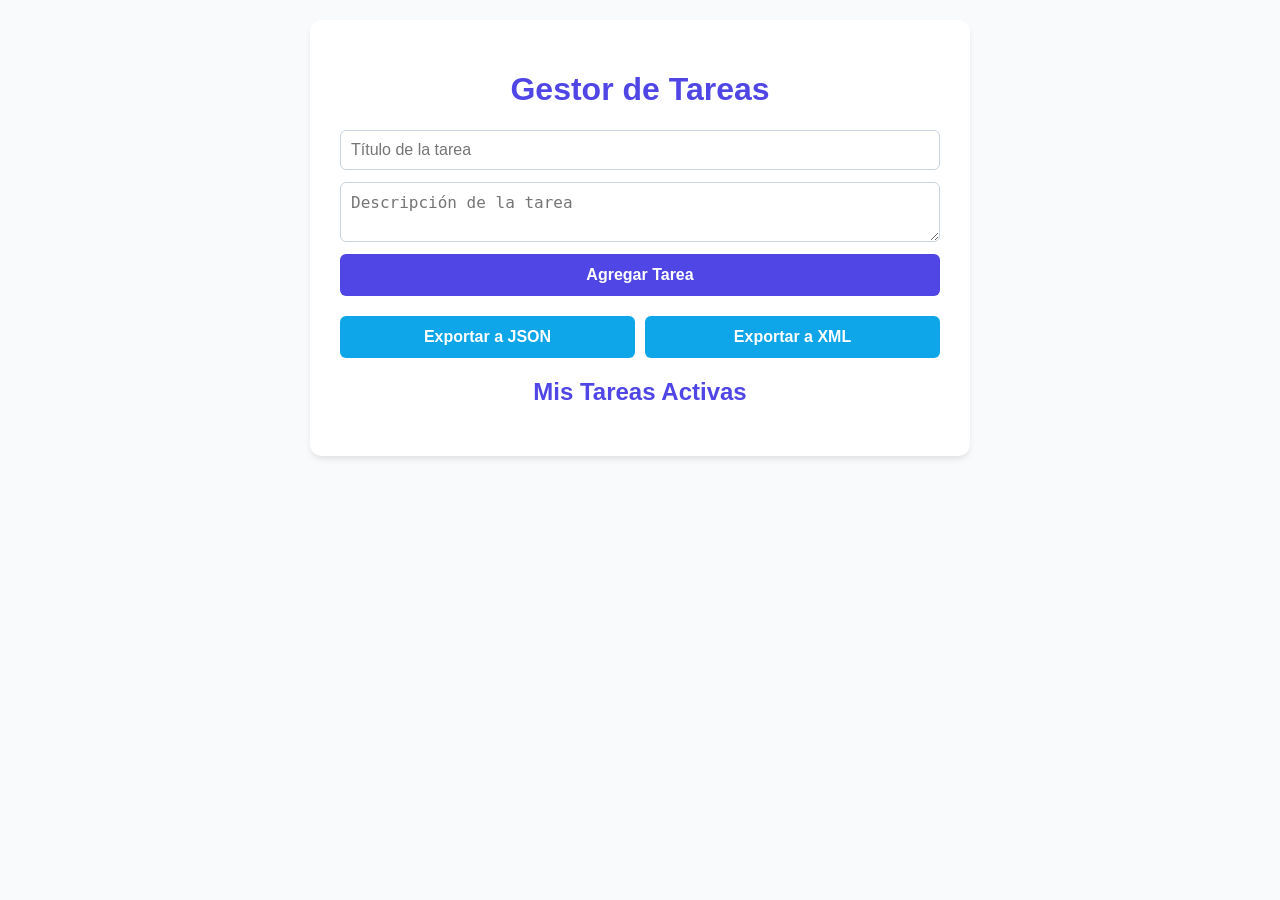
<file: taller 4 xd/index.html>
<!DOCTYPE html>
<html lang="es">
<head>
    <meta charset="UTF-8">
    <meta name="viewport" content="width=device-width, initial-scale=1.0">
    <title>Taller: Gestor de Tareas Semiestructurado</title>
    <link rel="stylesheet" href="estilos.css">
</head>
<body>

    <div class="contenedor">
        <h1>Gestor de Tareas</h1>

        <form id="formulario-tareas">
            <input type="text" id="titulo-tarea" placeholder="Título de la tarea" required>
            <textarea id="descripcion-tarea" placeholder="Descripción de la tarea" required></textarea>
            <button type="submit">Agregar Tarea</button>
        </form>

        <div class="acciones-datos">
            <button id="btn-exportar-json" class="btn-secundario">Exportar a JSON</button>
            <button id="btn-exportar-xml" class="btn-secundario">Exportar a XML</button>
        </div>

        <h2>Mis Tareas Activas</h2>
        <ul id="lista-tareas"></ul>
    </div>

    <script src="aplicacion.js"></script>
</body>
</html>
</file>
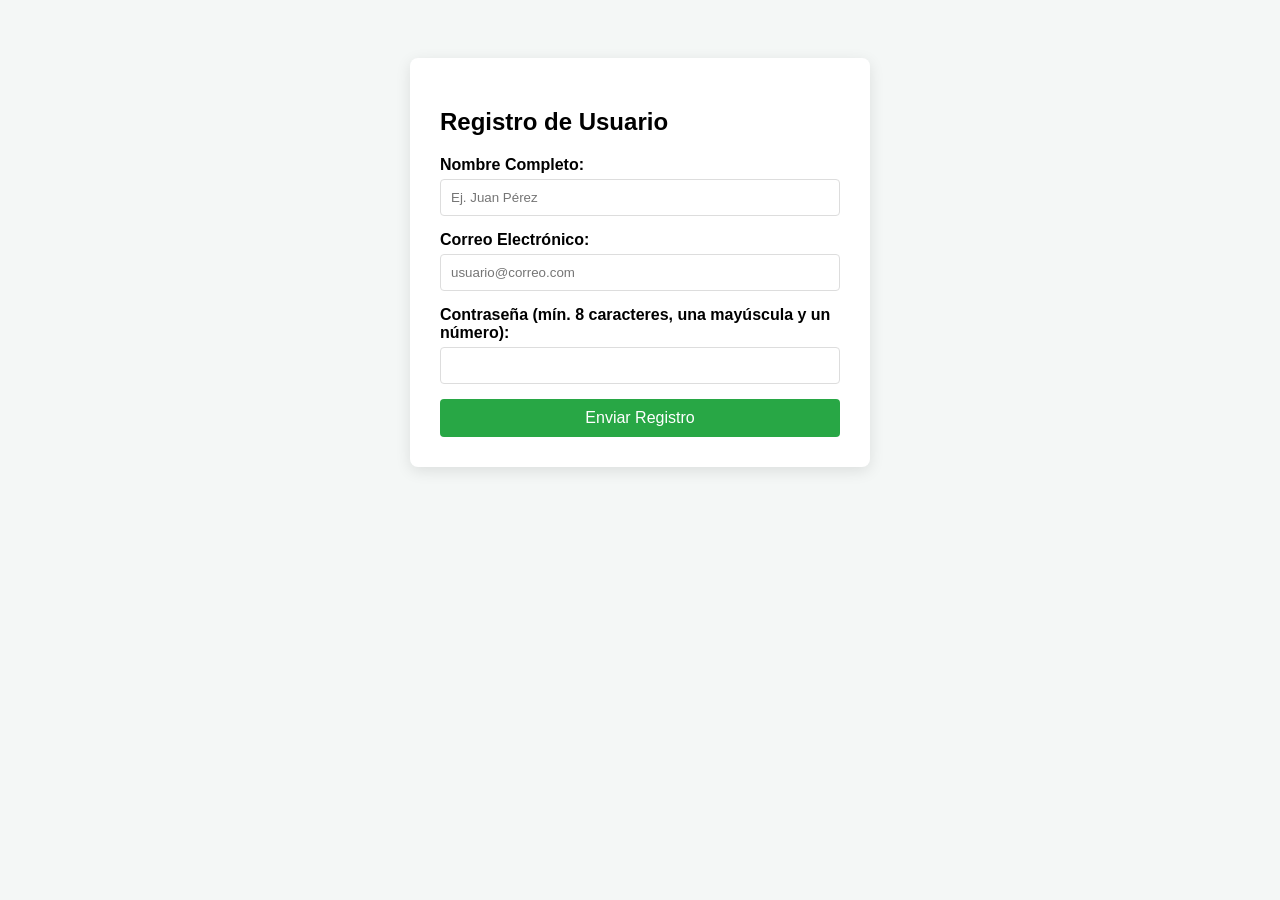
<file: taller 4/index.html>
<!DOCTYPE html>
<html lang="es">
<head>
    <meta charset="UTF-8">
    <title>Taller de Formulario Web</title>
    <link rel="stylesheet" href="style.css">
</head>
<body>
    <div class="container">
        <form id="registroForm">
            <h2>Registro de Usuario</h2>

            <div class="input-group">
                <label for="nombre">Nombre Completo:</label>
                <input type="text" id="nombre" placeholder="Ej. Juan Pérez">
                <span class="error" id="errorNombre"></span>
            </div>

            <div class="input-group">
                <label for="email">Correo Electrónico:</label>
                <input type="email" id="email" placeholder="usuario@correo.com">
                <span class="error" id="errorEmail"></span>
            </div>

            <div class="input-group">
                <label for="password">Contraseña (mín. 8 caracteres, una mayúscula y un número):</label>
                <input type="password" id="password">
                <span class="error" id="errorPass"></span>
            </div>

            <button type="submit">Enviar Registro</button>
        </form>
    </div>
    <script src="script.js"></script>
</body>
</html>
</file>
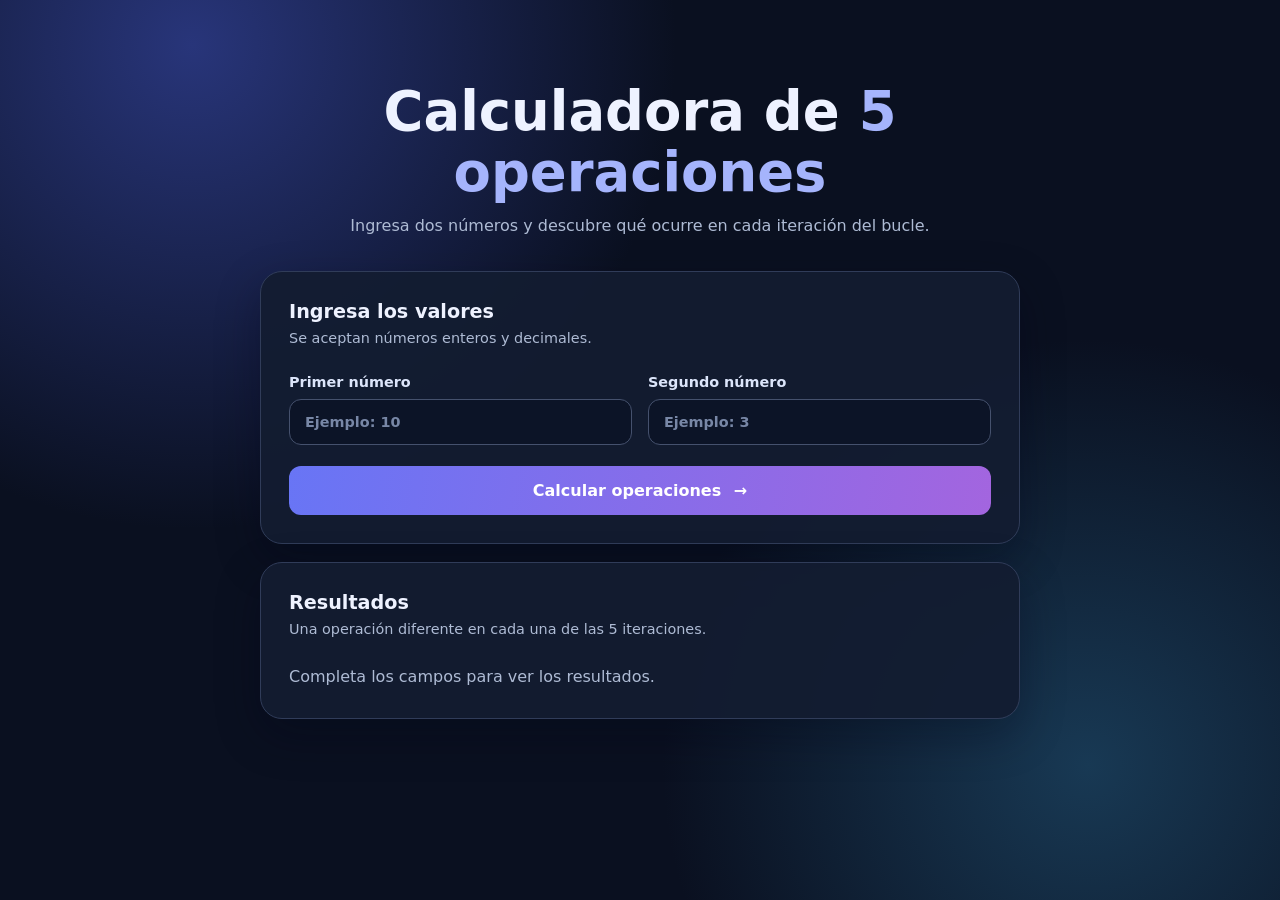
<file: taller en clases 3/index.html>
<!DOCTYPE html>
<html lang="es">
<head>
  <meta charset="UTF-8">
  <meta name="viewport" content="width=device-width, initial-scale=1">
  <title>Calculadora | Cinco operaciones</title>
  <link rel="stylesheet" href="estilos.css">
  <script src="script.js" defer></script>
</head>
<body>
  <main class="contenedor">
    <header class="encabezado">
      <h1>Calculadora de <span>5 operaciones</span></h1>
      <p>Ingresa dos números y descubre qué ocurre en cada iteración del bucle.</p>
    </header>

    <section class="tarjeta" aria-labelledby="titulo-entrada">
      <div class="titulo-seccion">
        <div><h2 id="titulo-entrada">Ingresa los valores</h2>
          <p>Se aceptan números enteros y decimales.</p></div>
      </div>
      <form id="formulario">
        <div class="campos">
          <label for="numero1">Primer número
            <input id="numero1" type="number" step="any" placeholder="Ejemplo: 10" required>
          </label>
          <label for="numero2">Segundo número
            <input id="numero2" type="number" step="any" placeholder="Ejemplo: 3" required>
          </label>
        </div>
        <button type="submit">Calcular operaciones <span aria-hidden="true">→</span></button>
      </form>
    </section>

    <section class="tarjeta resultados" aria-labelledby="titulo-resultados">
      <div class="titulo-seccion">
        <div><h2 id="titulo-resultados">Resultados</h2>
          <p>Una operación diferente en cada una de las 5 iteraciones.</p></div>
      </div>
      <p id="mensaje" class="mensaje">Completa los campos para ver los resultados.</p>
      <ol id="lista-resultados" class="lista" aria-live="polite"></ol>
    </section>
  </main>
</body>
</html>
</file>
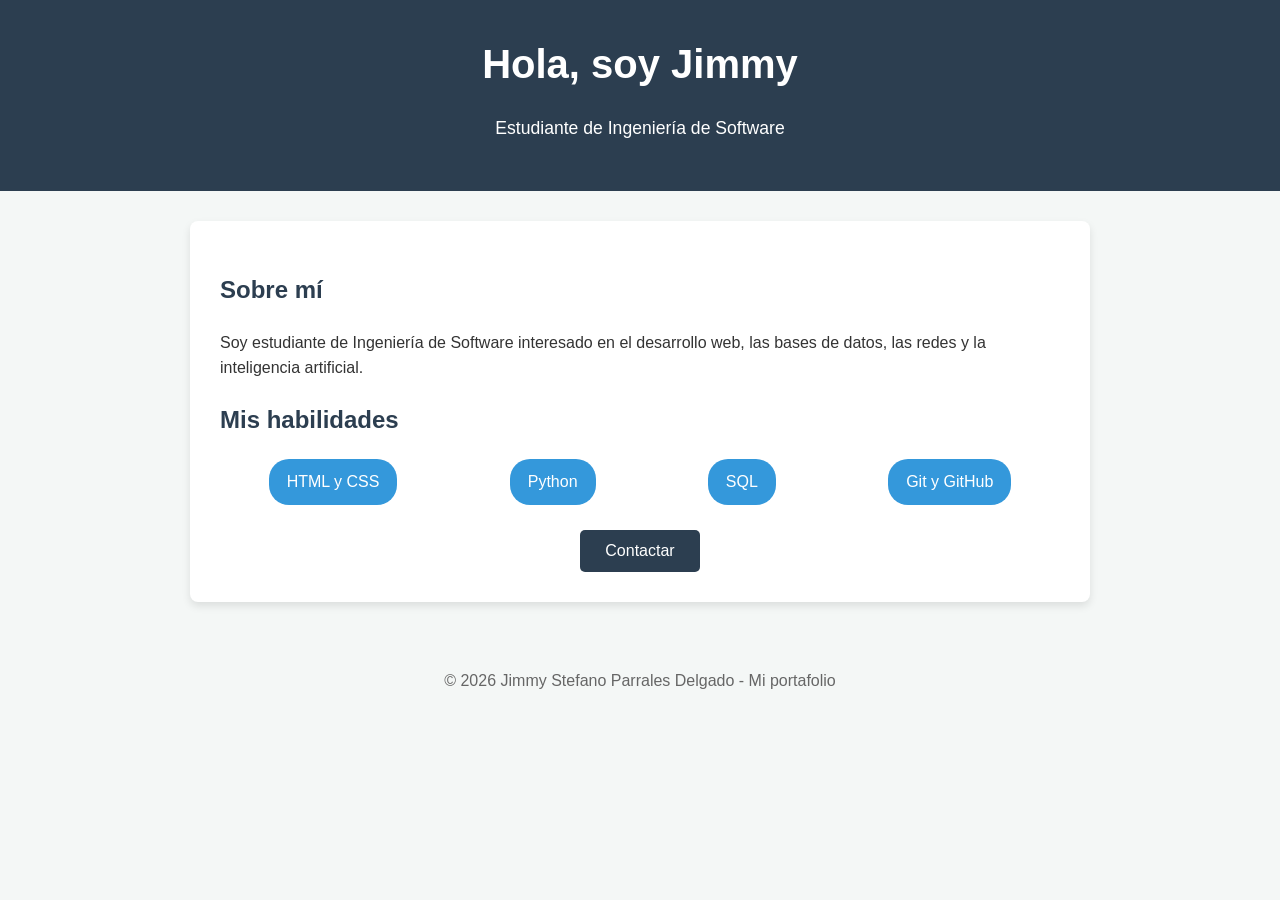
<file: taller-1-landing-page/index.html>
<!DOCTYPE html>
<html lang="es">
<head>
    <meta charset="UTF-8">
    <meta name="viewport" content="width=device-width, initial-scale=1.0">
    <title>Mi Portafolio</title>
    <link rel="stylesheet" href="style.css">
</head>
<body>

    <header>
        <h1>Hola, soy Jimmy</h1>
        <p>Estudiante de Ingeniería de Software</p>
    </header>

    <main>
        <section class="contenedor">
            <h2>Sobre mí</h2>

            <p>
                Soy estudiante de Ingeniería de Software interesado en el
                desarrollo web, las bases de datos, las redes y la inteligencia
                artificial.
            </p>

            <h2>Mis habilidades</h2>

            <ul class="habilidades">
                <li>HTML y CSS</li>
                <li>Python</li>
                <li>SQL</li>
                <li>Git y GitHub</li>
            </ul>

            <button>Contactar</button>
        </section>
    </main>

    <footer>
        <p>© 2026 Jimmy Stefano Parrales Delgado - Mi portafolio</p>
    </footer>

</body>
</html>
</file>
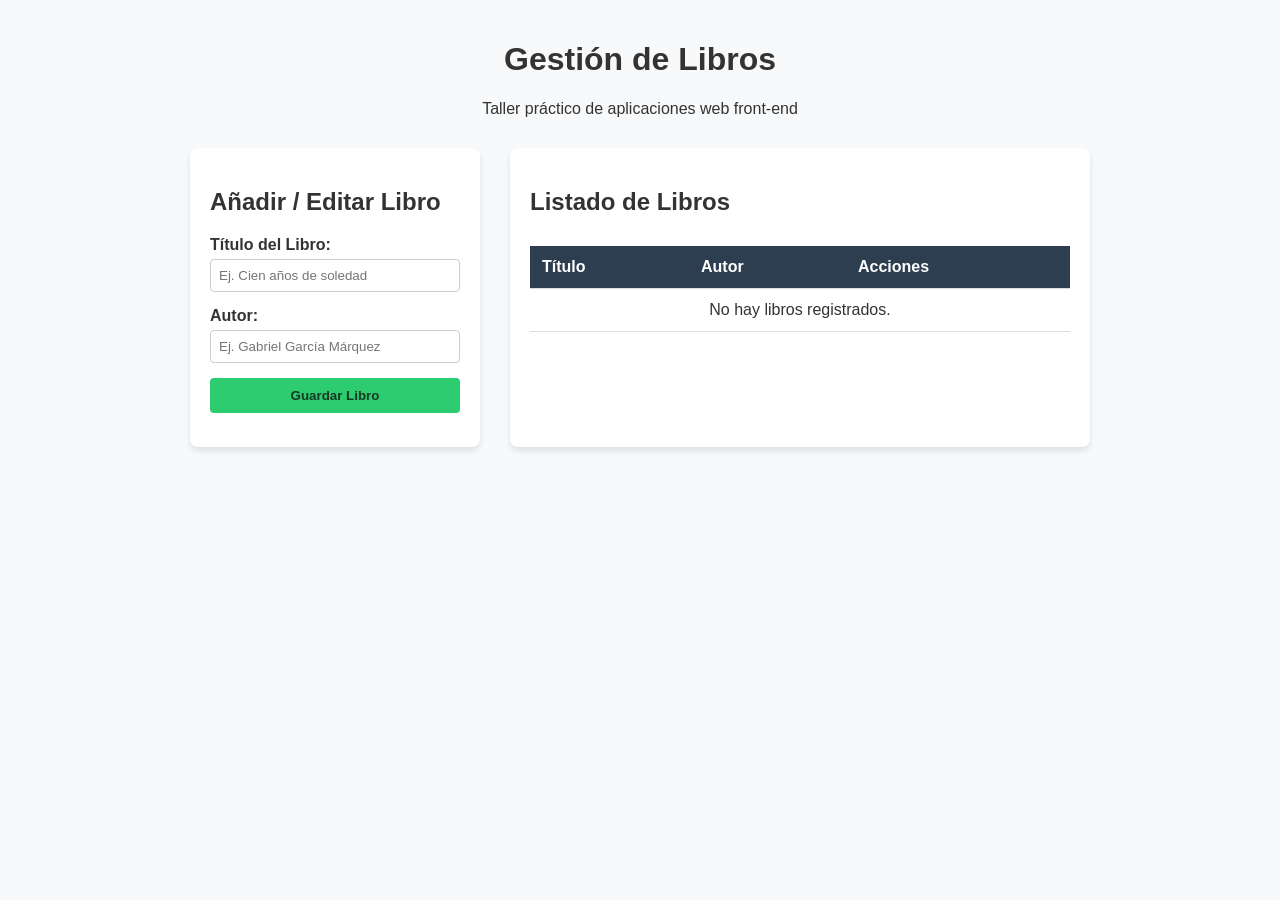
<file: taller6-gestion/index.html>
<!DOCTYPE html>
<html lang="es">
<head>
  <meta charset="UTF-8">
  <meta name="viewport" content="width=device-width, initial-scale=1.0">
  <title>Taller CRUD - Cliente Web</title>
  <link rel="stylesheet" href="estilos.css">
</head>
<body>
  <div class="contenedor">
    <header><h1>Gestión de Libros</h1><p>Taller práctico de aplicaciones web front-end</p></header>
    <main>
      <section class="seccion-formulario">
        <h2>Añadir / Editar Libro</h2>
        <form id="formulario-crud">
          <input type="hidden" id="id-elemento">
          <div class="grupo-formulario">
            <label for="titulo">Título del Libro:</label>
            <input type="text" id="titulo" required placeholder="Ej. Cien años de soledad">
          </div>
          <div class="grupo-formulario">
            <label for="autor">Autor:</label>
            <input type="text" id="autor" required placeholder="Ej. Gabriel García Márquez">
          </div>
          <button type="submit" id="boton-guardar">Guardar Libro</button>
          <button type="button" id="boton-cancelar" class="oculto">Cancelar Edición</button>
          <p id="mensaje" role="status" aria-live="polite"></p>
        </form>
      </section>
      <section class="seccion-tabla">
        <h2>Listado de Libros</h2>
        <div class="tabla-responsiva">
          <table>
            <thead><tr><th scope="col">Título</th><th scope="col">Autor</th><th scope="col">Acciones</th></tr></thead>
            <tbody id="cuerpo-tabla"></tbody>
          </table>
        </div>
      </section>
    </main>
  </div>
  <script src="aplicacion.js"></script>
</body>
</html>
</file>
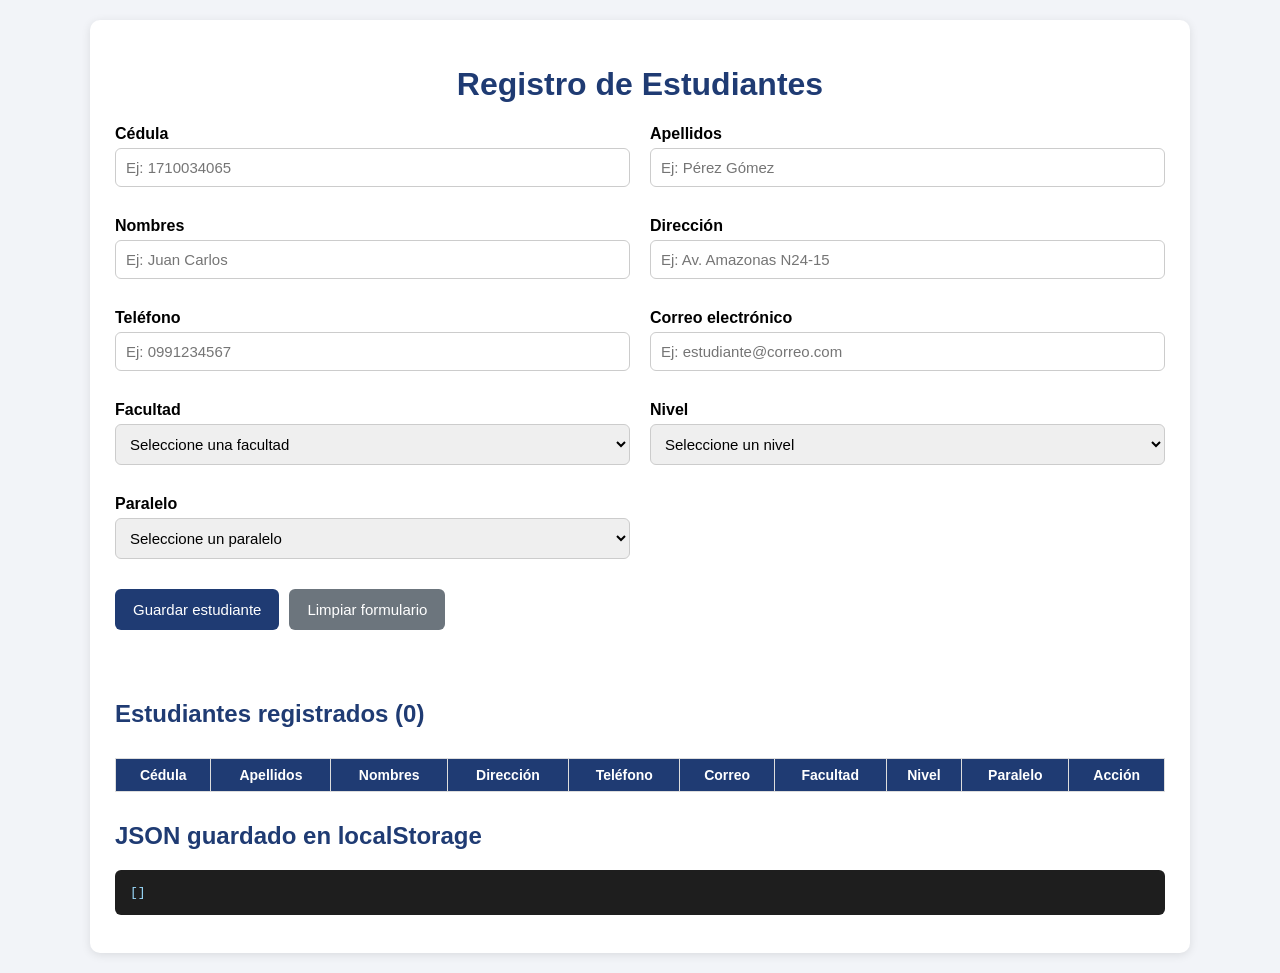
<file: TAREA FORMATOS/index.html>
<!DOCTYPE html>
<html lang="es">
<head>
  <meta charset="UTF-8">
  <meta name="viewport" content="width=device-width, initial-scale=1.0">
  <title>Registro de Estudiantes</title>
  <link rel="stylesheet" href="css/estilos.css">
</head>
<body>
  <main class="contenedor">
    <h1>Registro de Estudiantes</h1>
    <p id="aviso" class="aviso" hidden></p>

    <form id="formularioEstudiante" novalidate>
      <div class="campo"><label for="cedula">Cédula</label><input type="text" id="cedula" maxlength="10" inputmode="numeric" placeholder="Ej: 1710034065"><small class="error" id="errorCedula"></small></div>
      <div class="campo"><label for="apellidos">Apellidos</label><input type="text" id="apellidos" placeholder="Ej: Pérez Gómez"><small class="error" id="errorApellidos"></small></div>
      <div class="campo"><label for="nombres">Nombres</label><input type="text" id="nombres" placeholder="Ej: Juan Carlos"><small class="error" id="errorNombres"></small></div>
      <div class="campo"><label for="direccion">Dirección</label><input type="text" id="direccion" placeholder="Ej: Av. Amazonas N24-15"><small class="error" id="errorDireccion"></small></div>
      <div class="campo"><label for="telefono">Teléfono</label><input type="text" id="telefono" maxlength="10" inputmode="numeric" placeholder="Ej: 0991234567"><small class="error" id="errorTelefono"></small></div>
      <div class="campo"><label for="correo">Correo electrónico</label><input type="text" id="correo" placeholder="Ej: estudiante@correo.com"><small class="error" id="errorCorreo"></small></div>
      <div class="campo"><label for="facultad">Facultad</label>
        <select id="facultad">
          <option value="">Seleccione una facultad</option>
          <option value="Ingeniería">Ingeniería</option>
          <option value="Ciencias Administrativas">Ciencias Administrativas</option>
          <option value="Ciencias de la Salud">Ciencias de la Salud</option>
          <option value="Ciencias de la Educación">Ciencias de la Educación</option>
        </select><small class="error" id="errorFacultad"></small></div>
      <div class="campo"><label for="nivel">Nivel</label>
        <select id="nivel">
          <option value="">Seleccione un nivel</option>
          <option value="1">Primer nivel</option><option value="2">Segundo nivel</option>
          <option value="3">Tercer nivel</option><option value="4">Cuarto nivel</option>
          <option value="5">Quinto nivel</option><option value="6">Sexto nivel</option>
          <option value="7">Séptimo nivel</option><option value="8">Octavo nivel</option>
          <option value="9">Noveno nivel</option><option value="10">Décimo nivel</option>
        </select><small class="error" id="errorNivel"></small></div>
      <div class="campo"><label for="paralelo">Paralelo</label>
        <select id="paralelo">
          <option value="">Seleccione un paralelo</option>
          <option value="A">A</option><option value="B">B</option><option value="C">C</option>
        </select><small class="error" id="errorParalelo"></small></div>
      <div class="botones">
        <button type="submit" id="btnGuardar">Guardar estudiante</button>
        <button type="button" id="btnLimpiar">Limpiar formulario</button>
      </div>
    </form>

    <p id="mensaje"></p>

    <h2>Estudiantes registrados (<span id="contador">0</span>)</h2>
    <div class="tabla-contenedor">
      <table>
        <thead><tr><th>Cédula</th><th>Apellidos</th><th>Nombres</th><th>Dirección</th><th>Teléfono</th><th>Correo</th><th>Facultad</th><th>Nivel</th><th>Paralelo</th><th>Acción</th></tr></thead>
        <tbody id="tablaEstudiantes"></tbody>
      </table>
    </div>

    <h2>JSON guardado en localStorage</h2>
    <pre id="visorJson">[]</pre>
  </main>
  <script src="js/script.js"></script>
</body>
</html>
</file>
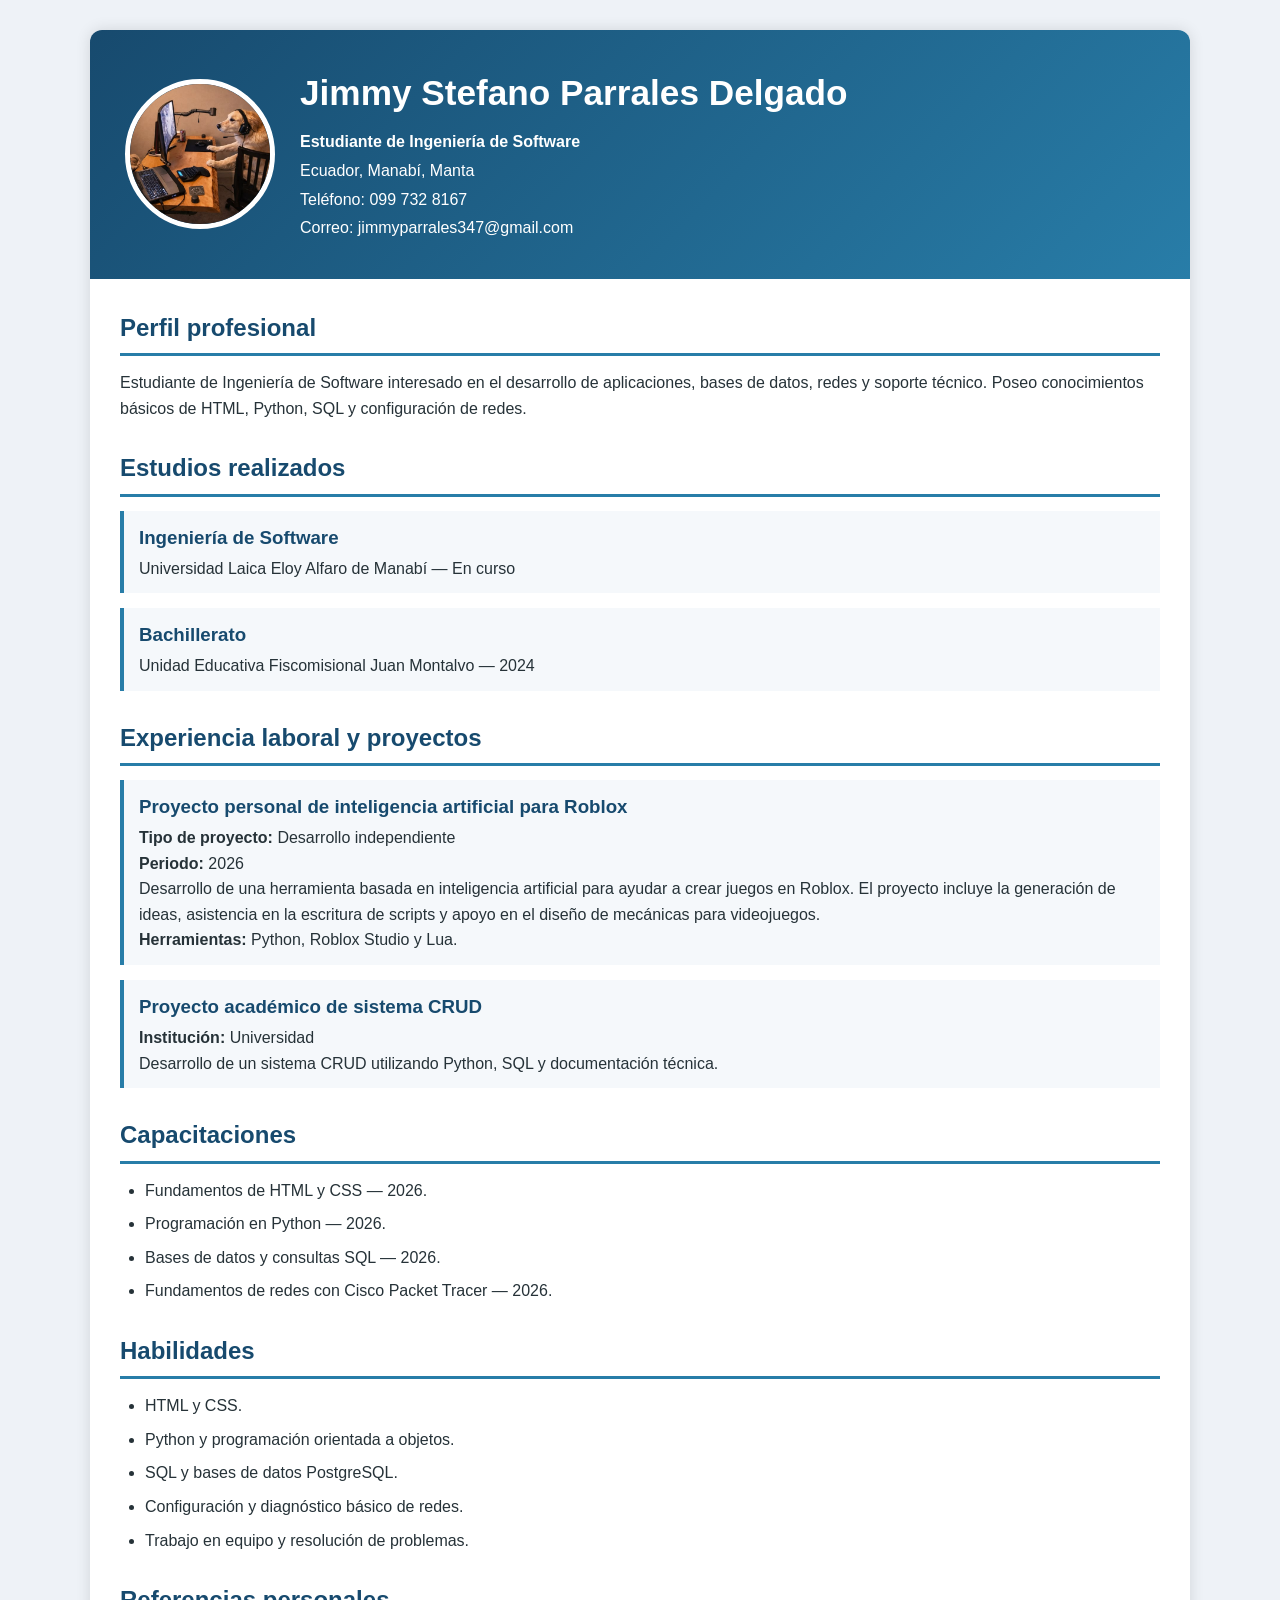
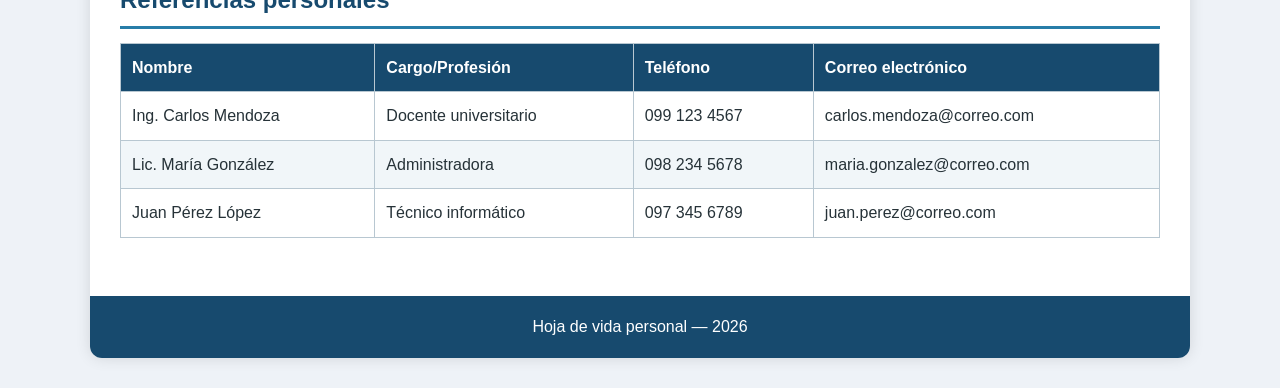
<file: hoja de vida personal/hoja_de_vida_final.html>
<!DOCTYPE html>
<html lang="es">
<head>
    <meta charset="UTF-8">
    <meta name="viewport" content="width=device-width, initial-scale=1.0">
    <title>Hoja de Vida - Jimmy Parrales</title>
    <link rel="stylesheet" href="style.css">
</head>
<body>
    <div class="contenedor">
        <header class="encabezado">
            <img class="foto" src="img.jpeg" alt="Fotografía personal">

            <div class="datos-personales">
                <h1>Jimmy Stefano Parrales Delgado</h1>
                <p><strong>Estudiante de Ingeniería de Software</strong></p>
                <p>Ecuador, Manabí, Manta</p>
                <p>Teléfono: 099 732 8167</p>
                <p>Correo: jimmyparrales347@gmail.com</p>
            </div>
        </header>

        <main class="contenido">
            <section class="seccion">
                <h2>Perfil profesional</h2>
                <p>
                    Estudiante de Ingeniería de Software interesado en el desarrollo
                    de aplicaciones, bases de datos, redes y soporte técnico. Poseo
                    conocimientos básicos de HTML, Python, SQL y configuración de redes.
                </p>
            </section>

            <section class="seccion">
                <h2>Estudios realizados</h2>
                <div class="item">
                    <h3>Ingeniería de Software</h3>
                    <p>Universidad Laica Eloy Alfaro de Manabí — En curso</p>
                </div>
                <div class="item">
                    <h3>Bachillerato</h3>
                    <p>Unidad Educativa Fiscomisional Juan Montalvo — 2024</p>
                </div>
            </section>

            <section class="seccion">
                <h2>Experiencia laboral y proyectos</h2>
                <div class="item">
                    <h3>Proyecto personal de inteligencia artificial para Roblox</h3>
                    <p><strong>Tipo de proyecto:</strong> Desarrollo independiente</p>
                    <p><strong>Periodo:</strong> 2026 </p>
                    <p>
                        Desarrollo de una herramienta basada en inteligencia artificial
                        para ayudar a crear juegos en Roblox. El proyecto incluye la
                        generación de ideas, asistencia en la escritura de scripts y
                        apoyo en el diseño de mecánicas para videojuegos.
                    </p>
                    <p><strong>Herramientas:</strong> Python, Roblox Studio y Lua.</p>
                </div>

                <div class="item">
                    <h3>Proyecto académico de sistema CRUD</h3>
                    <p><strong>Institución:</strong> Universidad</p>
                    <p>
                        Desarrollo de un sistema CRUD utilizando Python, SQL y
                        documentación técnica.
                    </p>
                </div>
            </section>

            <section class="seccion">
                <h2>Capacitaciones</h2>
                <ul>
                    <li>Fundamentos de HTML y CSS — 2026.</li>
                    <li>Programación en Python — 2026.</li>
                    <li>Bases de datos y consultas SQL — 2026.</li>
                    <li>Fundamentos de redes con Cisco Packet Tracer — 2026.</li>
                </ul>
            </section>

            <section class="seccion">
                <h2>Habilidades</h2>
                <ul>
                    <li>HTML y CSS.</li>
                    <li>Python y programación orientada a objetos.</li>
                    <li>SQL y bases de datos PostgreSQL.</li>
                    <li>Configuración y diagnóstico básico de redes.</li>
                    <li>Trabajo en equipo y resolución de problemas.</li>
                </ul>
            </section>

            <section class="seccion">
                <h2>Referencias personales</h2>
                <table>
                    <thead>
                        <tr>
                            <th>Nombre</th>
                            <th>Cargo/Profesión</th>
                            <th>Teléfono</th>
                            <th>Correo electrónico</th>
                        </tr>
                    </thead>
                    <tbody>
                        <tr>
                            <td>Ing. Carlos Mendoza</td>
                            <td>Docente universitario</td>
                            <td>099 123 4567</td>
                            <td>carlos.mendoza@correo.com</td>
                        </tr>
                        <tr>
                            <td>Lic. María González</td>
                            <td>Administradora</td>
                            <td>098 234 5678</td>
                            <td>maria.gonzalez@correo.com</td>
                        </tr>
                        <tr>
                            <td>Juan Pérez López</td>
                            <td>Técnico informático</td>
                            <td>097 345 6789</td>
                            <td>juan.perez@correo.com</td>
                        </tr>
                    </tbody>
                </table>
            </section>
        </main>

        <footer>
            Hoja de vida personal — 2026
        </footer>
    </div>
</body>
</html>
</file>
<file: taller 4 xd/estilos.css>
:root {
    --color-primario: #4f46e5;
    --color-secundario: #0ea5e9;
    --color-fondo: #f8fafc;
    --color-tarjeta: #ffffff;
    --color-texto: #0f172a;
}

body {
    font-family: 'Segoe UI', sans-serif;
    background-color: var(--color-fondo);
    color: var(--color-texto);
    margin: 0;
    padding: 20px;
}

.contenedor {
    max-width: 600px;
    margin: 0 auto;
    background: var(--color-tarjeta);
    padding: 30px;
    border-radius: 12px;
    box-shadow: 0 4px 6px -1px rgba(0, 0, 0, 0.1);
}

h1, h2 {
    text-align: center;
    color: var(--color-primario);
}

form {
    display: flex;
    flex-direction: column;
    gap: 12px;
    margin-bottom: 20px;
}

input, textarea {
    padding: 10px;
    border: 1px solid #cbd5e1;
    border-radius: 6px;
    font-size: 16px;
}

button {
    background-color: var(--color-primario);
    color: white;
    border: none;
    padding: 12px;
    border-radius: 6px;
    cursor: pointer;
    font-size: 16px;
    font-weight: bold;
    transition: background 0.3s;
}

button:hover {
    background-color: #4338ca;
}

.acciones-datos {
    display: flex;
    gap: 10px;
    margin-bottom: 20px;
}

.btn-secundario {
    background-color: var(--color-secundario);
    flex: 1;
}

.btn-secundario:hover {
    background-color: #0284c7;
}

ul {
    list-style: none;
    padding: 0;
}

.elemento-tarea {
    background: #f1f5f9;
    padding: 15px;
    border-left: 5px solid var(--color-primario);
    margin-bottom: 10px;
    border-radius: 0 6px 6px 0;
    display: flex;
    justify-content: space-between;
    align-items: center;
}

.elemento-tarea h3 {
    margin: 0 0 5px 0;
}

.elemento-tarea p {
    margin: 0;
    color: #475569;
    font-size: 14px;
}

.btn-eliminar {
    background-color: #ef4444;
    padding: 6px 12px;
    font-size: 14px;
}

.btn-eliminar:hover {
    background-color: #dc2626;
}
</file>
<file: taller 4/style.css>
body {
    font-family: 'Segoe UI', Tahoma, Geneva, Verdana, sans-serif;
    background-color: #f4f7f6;
    display: flex;
    justify-content: center;
    padding-top: 50px;
}
.container {
    background: white;
    padding: 30px;
    border-radius: 8px;
    box-shadow: 0 4px 15px rgba(0,0,0,0.1);
    width: 400px;
}
.input-group { margin-bottom: 15px; }
label { display: block; margin-bottom: 5px; font-weight: bold; }
input {
    width: 100%;
    padding: 10px;
    border: 1px solid #ddd;
    border-radius: 4px;
    box-sizing: border-box;
}
button {
    width: 100%;
    padding: 10px;
    background-color: #28a745;
    color: white;
    border: none;
    border-radius: 4px;
    cursor: pointer;
    font-size: 16px;
}
button:hover { background-color: #218838; }
.error {
    color: #dc3545;
    font-size: 12px;
    margin-top: 5px;
    display: block;
}
</file>
<file: taller en clases 3/estilos.css>
:root {
  color-scheme: dark;
  font-family: Inter, system-ui, -apple-system, Segoe UI, sans-serif;
  background: #0a1020;
  color: #eef2ff;
}
* { box-sizing: border-box; }
body { margin: 0; min-height: 100vh; background:
  radial-gradient(circle at 15% 5%, #28357a 0, transparent 35%),
  radial-gradient(circle at 85% 85%, #183954 0, transparent 32%), #0a1020; }
.contenedor { width: min(100% - 32px, 760px); margin: 0 auto; padding: 64px 0 28px; }
.encabezado { text-align: center; margin-bottom: 32px; }
.etiqueta { display: inline-block; padding: 8px 13px; border: 1px solid #5261a0;
  border-radius: 99px; color: #b6c4ff; font-size: .72rem; font-weight: 800; letter-spacing: .12em; }
h1 { margin: 18px 0 10px; font-size: clamp(2rem, 6vw, 3.4rem); line-height: 1.12; }
h1 span { color: #a5b4fc; }
p { color: #aebbd4; line-height: 1.55; }
.encabezado p { margin: 0; }
.tarjeta { margin: 18px 0; padding: 28px; background: #131c31ed;
  border: 1px solid #303c59; border-radius: 22px;
  box-shadow: 0 16px 45px #02061755; }
.titulo-seccion { display: flex; align-items: center; gap: 15px; margin-bottom: 25px; }
.icono { display: grid; place-items: center; flex: 0 0 44px; height: 44px;
  border-radius: 13px; background: #273768; color: #bfcbff; font-weight: 800; }
h2 { margin: 0; font-size: 1.2rem; }
.titulo-seccion p { margin: 4px 0 0; font-size: .9rem; }
.campos { display: grid; grid-template-columns: repeat(2, minmax(0, 1fr)); gap: 16px; }
label { display: grid; gap: 9px; color: #dce5fa; font-size: .9rem; font-weight: 650; }
input { width: 100%; padding: 14px 15px; border: 1px solid #45516d;
  border-radius: 12px; background: #0c1427; color: #fff; font: inherit; outline: none; }
input:focus { border-color: #a5b4fc; box-shadow: 0 0 0 3px #818cf833; }
input::placeholder { color: #7887a6; }
button { width: 100%; margin-top: 21px; padding: 15px; border: 0; border-radius: 12px;
  background: linear-gradient(100deg, #6875f5, #a365df); color: white;
  font: inherit; font-weight: 800; cursor: pointer; transition: transform .2s, filter .2s; }
button:hover { transform: translateY(-2px); filter: brightness(1.12); }
button:focus-visible { outline: 3px solid #fff; outline-offset: 3px; }
button span { margin-left: 7px; }
.mensaje { margin-bottom: 0; }
.lista { display: grid; gap: 11px; padding: 0; margin: 0; list-style: none; }
.resultado { display: flex; justify-content: space-between; align-items: center;
  gap: 12px; padding: 16px 18px; border: 1px solid #35425d;
  border-radius: 13px; background: #1b2942; }
.resultado .detalle { display: flex; flex-direction: column; gap: 5px; min-width: 0; }
.paso { color: #a5b4fc; font-size: .75rem; font-weight: 800; letter-spacing: .07em; }
.operacion { color: #eff2ff; font-weight: 650; overflow-wrap: anywhere; }
.valor { color: #b4f6d1; font-weight: 800; overflow-wrap: anywhere; text-align: right; }
.resultado.error .valor { color: #fda4af; }
footer { padding-top: 14px; text-align: center; color: #91a0bd; font-size: .8rem; }
@media (max-width: 540px) {
  .contenedor { padding-top: 35px; }
  .tarjeta { padding: 20px; }
  .campos { grid-template-columns: 1fr; }
  .resultado { align-items: flex-start; flex-direction: column; }
  .valor { text-align: left; }
}
</file>
<file: taller-1-landing-page/style.css>
* {
    box-sizing: border-box;
}

body {
    margin: 0;
    font-family: "Segoe UI", Tahoma, Geneva, Verdana, sans-serif;
    background-color: #f4f7f6;
    color: #333;
    line-height: 1.6;
}

header {
    background: #2c3e50;
    color: white;
    text-align: center;
    padding: 2rem 1rem;
}

header h1 {
    margin: 0;
    font-size: 2.5rem;
}

header p {
    font-size: 1.1rem;
}

.contenedor {
    width: 80%;
    max-width: 900px;
    margin: 30px auto;
    background: white;
    padding: 30px;
    border-radius: 8px;
    box-shadow: 0 4px 8px rgba(0, 0, 0, 0.1);
}

.contenedor h2 {
    color: #2c3e50;
}

.habilidades {
    display: flex;
    justify-content: space-around;
    flex-wrap: wrap;
    gap: 15px;
    list-style: none;
    padding: 0;
}

.habilidades li {
    background-color: #3498db;
    color: white;
    padding: 10px 18px;
    border-radius: 20px;
}

button {
    display: block;
    margin: 25px auto 0;
    padding: 12px 25px;
    background-color: #2c3e50;
    color: white;
    border: none;
    border-radius: 5px;
    cursor: pointer;
    font-size: 1rem;
}

button:hover {
    background-color: #3498db;
}

footer {
    text-align: center;
    color: #666;
    padding: 20px;
}
</file>
<file: taller6-gestion/estilos.css>
:root {
  --color-primario: #2c3e50;
  --color-secundario: #3498db;
  --color-exito: #2ecc71;
  --color-peligro: #e74c3c;
  --fondo-claro: #f8f9fa;
}
body {
  font-family: 'Segoe UI', Tahoma, Geneva, Verdana, sans-serif;
  background-color: var(--fondo-claro);
  margin: 0;
  padding: 20px;
  color: #333;
}
.contenedor { max-width: 900px; margin: 0 auto; }
header { text-align: center; margin-bottom: 30px; }
main { display: grid; grid-template-columns: 1fr; gap: 30px; }
@media (min-width: 768px) {
  main { grid-template-columns: minmax(0, 1fr) minmax(0, 2fr); }
}
.seccion-formulario, .seccion-tabla {
  background: white;
  padding: 20px;
  border-radius: 8px;
  box-shadow: 0 4px 6px rgba(0,0,0,0.1);
  min-width: 0;
}
.grupo-formulario { margin-bottom: 15px; }
label { display: block; margin-bottom: 5px; font-weight: bold; }
input[type="text"] {
  width: 100%; padding: 8px; box-sizing: border-box;
  border: 1px solid #ccc; border-radius: 4px;
}
button {
  padding: 10px 15px; border: none; border-radius: 4px;
  cursor: pointer; font-weight: bold; color: white;
  background-color: var(--color-secundario);
}
button:hover { opacity: 0.9; }
#boton-guardar { background-color: var(--color-exito); width: 100%; color: #163923; }
.btn-editar { background-color: var(--color-secundario); margin-right: 5px; }
.btn-eliminar { background-color: var(--color-peligro); }
#boton-cancelar { background-color: #7f8c8d; width: 100%; margin-top: 5px; }
.oculto { display: none; }
.tabla-responsiva { overflow-x: auto; }
table { width: 100%; border-collapse: collapse; margin-top: 10px; }
th, td { padding: 12px; text-align: left; border-bottom: 1px solid #ddd; }
th { background-color: var(--color-primario); color: white; }
tr:hover { background-color: #f1f1f1; }
.acciones { display: flex; gap: 5px; }
#mensaje { font-size: 0.9rem; color: #a12d22; }
.vacio { text-align: center; }
</file>
<file: TAREA FORMATOS/css/estilos.css>
* { box-sizing: border-box; }
body { font-family: Arial, sans-serif; background: #f2f4f8; margin: 0; padding: 20px; }
.contenedor { max-width: 1100px; margin: auto; background: #fff; padding: 25px; border-radius: 10px; box-shadow: 0 2px 10px rgba(0,0,0,.1); }
h1 { text-align: center; color: #1f3b73; }
h2 { margin-top: 30px; color: #1f3b73; }
form { display: grid; grid-template-columns: 1fr 1fr; gap: 12px 20px; }
label { font-weight: bold; display: block; margin-bottom: 5px; }
input, select { width: 100%; padding: 10px; border: 1px solid #ccc; border-radius: 6px; font-size: 15px; }
input.invalido, select.invalido { border-color: red; }
button { padding: 12px 18px; border: none; border-radius: 6px; font-size: 15px; cursor: pointer; }
#btnGuardar { background: #1f3b73; color: #fff; }
#btnGuardar:hover { background: #16305b; }
#btnLimpiar { background: #6c757d; color: #fff; }
.botones { grid-column: 1 / -1; display: flex; gap: 10px; }
.error { color: red; font-size: 13px; min-height: 18px; display: block; }
.aviso { background: #fff3cd; border: 1px solid #ffc107; padding: 10px; border-radius: 6px; }
.tabla-contenedor { overflow-x: auto; }
table { width: 100%; border-collapse: collapse; margin-top: 10px; font-size: 14px; }
th, td { border: 1px solid #ddd; padding: 8px; text-align: center; }
th { background: #1f3b73; color: #fff; }
tr:nth-child(even) { background: #f6f8fb; }
.btnEliminar { background: #d9534f; color: #fff; padding: 6px 10px; }
#mensaje { font-weight: bold; min-height: 24px; }
pre { background: #1e1e1e; color: #9cdcfe; padding: 15px; border-radius: 6px; overflow: auto; max-height: 300px; }
@media (max-width: 700px) { form { grid-template-columns: 1fr; } }
</file>
<file: hoja de vida personal/style.css>
* {
    box-sizing: border-box;
    margin: 0;
    padding: 0;
}

body {
    font-family: Arial, sans-serif;
    background: #eef2f7;
    color: #263238;
    line-height: 1.6;
}

.contenedor {
    width: 90%;
    max-width: 1100px;
    margin: 30px auto;
    background: white;
    box-shadow: 0 0 15px rgba(0, 0, 0, 0.12);
    border-radius: 12px;
    overflow: hidden;
}

.encabezado {
    display: flex;
    align-items: center;
    gap: 25px;
    padding: 35px;
    color: white;
    background: linear-gradient(135deg, #174a6e, #287da8);
}

.foto {
    width: 150px;
    height: 150px;
    border-radius: 50%;
    object-fit: cover;
    border: 5px solid white;
}

.datos-personales h1 {
    font-size: 2.2rem;
    margin-bottom: 8px;
}

.datos-personales p {
    margin: 3px 0;
}

.contenido {
    padding: 30px;
}

.seccion {
    margin-bottom: 28px;
}

.seccion h2 {
    color: #174a6e;
    border-bottom: 3px solid #287da8;
    padding-bottom: 6px;
    margin-bottom: 14px;
}

.seccion ul {
    padding-left: 25px;
}

.seccion li {
    margin-bottom: 8px;
}

.item {
    margin-bottom: 15px;
    padding: 12px 15px;
    border-left: 4px solid #287da8;
    background: #f5f8fb;
}

.item h3 {
    color: #174a6e;
    margin-bottom: 3px;
}

table {
    width: 100%;
    border-collapse: collapse;
    margin-top: 10px;
}

th,
td {
    border: 1px solid #b8c7d1;
    padding: 11px;
    text-align: left;
}

th {
    background: #174a6e;
    color: white;
}

tr:nth-child(even) {
    background: #f1f6f9;
}

footer {
    text-align: center;
    padding: 18px;
    background: #174a6e;
    color: white;
}

@media (max-width: 700px) {
    .encabezado {
        flex-direction: column;
        text-align: center;
    }

    .contenido {
        padding: 20px;
        overflow-x: auto;
    }

    table {
        min-width: 650px;
    }
}
</file>
